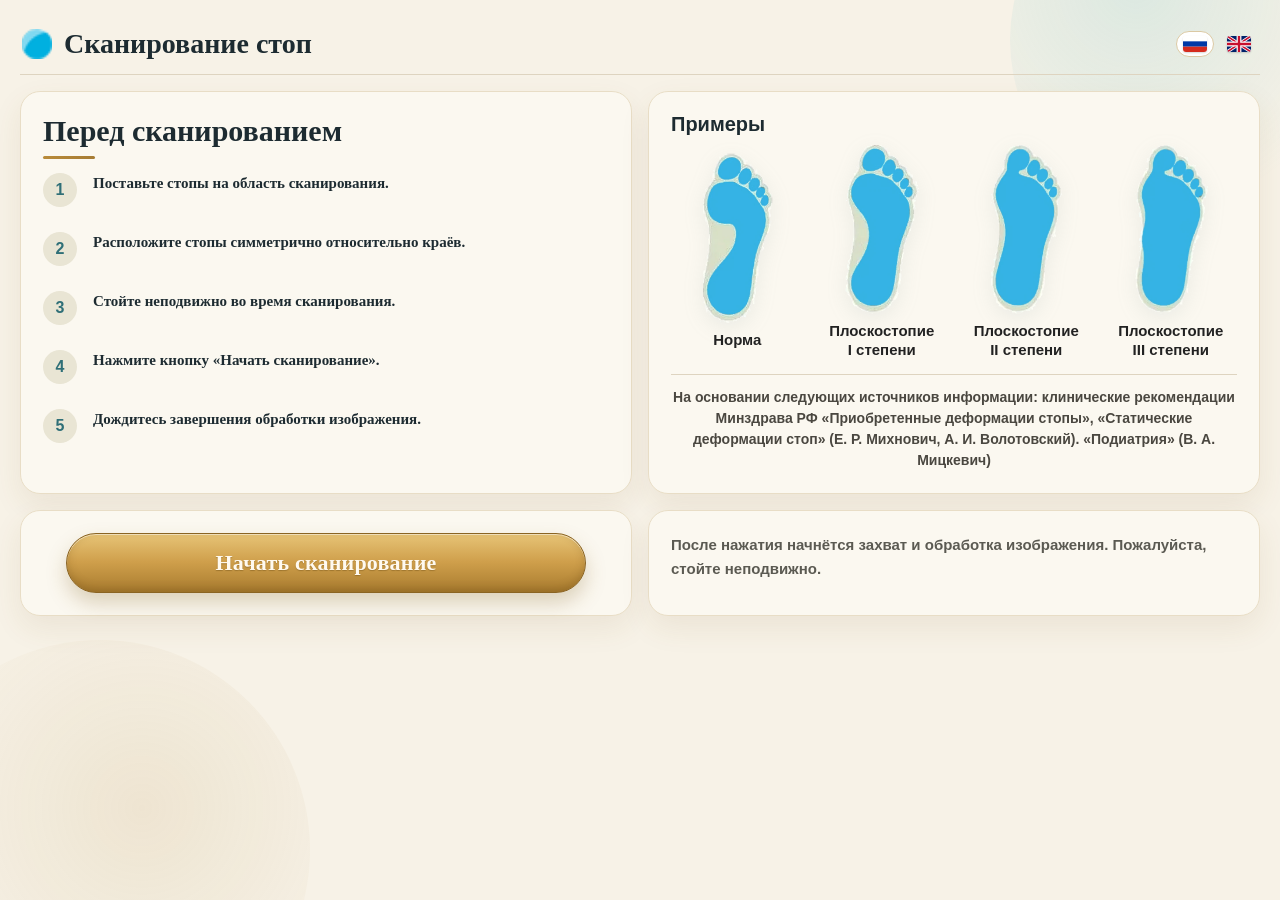
<file: home.html>
<!doctype html><html lang="ru"><head><meta charset="utf-8"/><meta name="viewport" content="width=device-width,initial-scale=1,viewport-fit=cover"/><title>Сканирование стоп</title>
<style>
:root{--bg:#f7f2e7;--card:#fbf8f0;--card-line:#e8ddc6;--ink:#1d2b31;--muted:#5b5a52;--gold:#a67c34;--gold-deep:#8a6423;--gold-ink:#fffaf0;--teal:#2f6f77;--rule:#ded4c0}
*{box-sizing:border-box}[hidden]{display:none!important}
html,body{margin:0;min-height:100%;background:var(--bg);color:var(--ink);font-family:Georgia,"PT Serif","Times New Roman",serif;-webkit-font-smoothing:antialiased;overflow-x:hidden}
body::before,body::after{content:"";position:fixed;border-radius:50%;pointer-events:none;z-index:0}
body::before{top:-140px;right:-90px;width:360px;height:360px;background:radial-gradient(circle at 35% 35%,rgba(96,190,198,.18),rgba(96,190,198,0) 70%)}
body::after{bottom:-160px;left:-110px;width:420px;height:420px;background:radial-gradient(circle at 60% 40%,rgba(186,150,80,.14),rgba(186,150,80,0) 70%)}
.page{position:relative;z-index:1;max-width:1200px;margin:0 auto;padding:clamp(12px,2.4vw,20px);padding-bottom:calc(clamp(20px,4vw,32px) + env(safe-area-inset-bottom))}
.card{background:var(--card);border:1px solid var(--card-line);border-radius:20px;box-shadow:0 12px 30px rgba(120,92,32,.09)}
.lang{display:inline-flex;gap:6px;align-items:center}.lang-btn{border:1px solid transparent;background:transparent;border-radius:999px;padding:4px 6px;cursor:pointer;line-height:0}.lang-btn.active{border-color:#dbc9a4;background:#fff}.flag{width:24px;height:auto;border-radius:3px;display:block;box-shadow:0 1px 2px rgba(0,0,0,.16)}
.gold-btn{width:100%;max-width:520px;padding:16px 22px;border-radius:999px;cursor:pointer;font-family:inherit;font-size:clamp(17px,2.4vw,22px);font-weight:700;letter-spacing:.2px;color:var(--gold-ink);border:1px solid var(--gold-deep);background:linear-gradient(180deg,#e7c477 0%,#cf9f4b 48%,#a97c2f 100%);box-shadow:0 10px 20px rgba(130,96,32,.26),inset 0 1px 0 rgba(255,255,255,.5),inset 0 -3px 8px rgba(90,60,10,.25);text-shadow:0 1px 1px rgba(90,60,10,.35)}
.gold-btn:hover{filter:brightness(1.04)}
.steps{list-style:none;margin:0;padding:0;counter-reset:hs}.steps li{display:flex;gap:12px;align-items:flex-start;font-size:clamp(15px,1.6vw,18px);line-height:1.4;margin-bottom:12px}.steps li::before{counter-increment:hs;content:counter(hs);flex:0 0 28px;height:28px;border-radius:50%;display:grid;place-items:center;background:#e9e5d4;color:var(--teal);font:700 14px/1 -apple-system,sans-serif}
.ff{display:grid;grid-template-columns:repeat(4,1fr);gap:8px;align-items:end}.ff figure{margin:0;text-align:center}.ff img{width:100%;max-height:140px;object-fit:contain;filter:drop-shadow(0 6px 10px rgba(120,150,150,.12))}.ff-cap{margin-top:8px;font:700 clamp(11px,1.4vw,14px)/1.25 -apple-system,sans-serif;color:#222}
.src{margin-top:14px;padding-top:12px;border-top:1px solid var(--rule);text-align:center;font:500 clamp(11px,1.4vw,13px)/1.55 -apple-system,sans-serif;color:#4a4740}
.progress{text-align:center;padding:12px 0}.bar{height:16px;border-radius:999px;background:#ece4d3;border:1px solid #e0d6c2;overflow:hidden;margin:12px auto;max-width:520px}.fill{height:100%;width:0;background:linear-gradient(90deg,#e7c477,#c99a45,#a97c2f);transition:width .35s}
.pct,.stage{font:600 14px/1.4 -apple-system,sans-serif;color:var(--muted)}.alert{margin:12px auto 0;max-width:520px;background:#f1e9d8;border:1px solid #e4d8bf;color:#7a5d2a;padding:10px 12px;border-radius:12px;font:500 13px/1.4 -apple-system,sans-serif}
.abort{margin-top:12px;border:1px solid #d7c7a5;background:#fff;color:var(--gold-deep);border-radius:999px;padding:8px 18px;cursor:pointer;font-family:inherit}
.spinner{display:inline-block;width:18px;height:18px;border:3px solid #e4d8bf;border-top-color:#b98b39;border-radius:50%;animation:sp 1s linear infinite;vertical-align:-3px;margin-right:6px}@keyframes sp{to{transform:rotate(360deg)}}
.seg{display:inline-flex;gap:2px;padding:3px;background:#f1e9d8;border:1px solid #e4d8bf;border-radius:999px}.seg button{border:0;background:transparent;color:#7a6644;font:700 13px/1 Georgia,serif;padding:7px 14px;border-radius:999px;cursor:pointer}.seg button.active{background:linear-gradient(180deg,#e2bf74,#b98b39);color:#fff}
.icon-home{width:38px;height:38px;border-radius:50%;display:grid;place-items:center;background:#fff;border:1px solid var(--card-line);color:var(--gold);text-decoration:none}
.modal{position:fixed;inset:0;background:rgba(32,25,13,.72);display:none;align-items:center;justify-content:center;padding:16px;z-index:50}.modal.open{display:flex}
.mbox{background:#fff;border-radius:16px;padding:12px;max-width:min(940px,95vw);max-height:92vh;overflow:auto;position:relative}
.mclose{position:absolute;right:10px;top:10px;width:34px;height:34px;border-radius:50%;border:1px solid var(--card-line);background:#fff;cursor:pointer;font-size:18px}
.mimg{display:block;max-width:100%;max-height:60vh;margin:0 auto;border-radius:10px}.mex{display:grid;grid-template-columns:repeat(4,1fr);gap:6px;margin-top:10px}.mex img{width:100%;object-fit:contain}
@media (max-width:560px){.ff{grid-template-columns:repeat(4,1fr);gap:4px}.ff img{max-height:90px}.ff-cap{font-size:10px}}

.page{max-width:1280px} .top{display:flex;align-items:center;gap:12px;padding:8px 2px 14px;border-bottom:1px solid var(--rule)} .logo{width:30px;height:30px;border-radius:8px} .brand{font-size:clamp(20px,2.6vw,28px);font-weight:700} .sp{flex:1}
.board{display:grid;grid-template-columns:1fr;gap:14px;margin-top:16px} .card{padding:clamp(14px,2vw,22px)}
h2{margin:0 0 6px;font-size:clamp(22px,3vw,30px)} .rule{width:52px;height:3px;border-radius:2px;background:linear-gradient(90deg,#b98b39,var(--gold));margin:8px 0 14px}
.side h3{margin:0 0 10px;font:700 18px/1 -apple-system,sans-serif}
@media(min-width:960px){.board{grid-template-columns:1fr 1fr;grid-template-areas:"intro examples" "steps cta"} .intro{grid-area:intro} .examples{grid-area:examples} .steps-card{grid-area:steps} .cta-card{grid-area:cta} .cta-card .gold-btn{max-width:none}}
</style><link rel="stylesheet" href="warm-premium-overrides.css" media="(min-width: 900px)"></head><body><div class="page">
<header class="top"><img class="logo" src="favicon.ico" alt=""/><div class="brand" id="brand">Сканирование стоп</div><div class="sp"></div>
      <div class="lang">
        <button aria-label="Русский" class="lang-btn active" data-lang="ru" title="Русский" type="button">
          <svg class="flag" viewBox="0 0 30 20"><rect fill="#fff" height="20" width="30"/><rect fill="#0039a6" height="6.67" width="30" y="6.67"/><rect fill="#d52b1e" height="6.67" width="30" y="13.33"/></svg>
        </button>
        <button aria-label="English" class="lang-btn" data-lang="en" title="English" type="button">
          <svg class="flag" viewBox="0 0 30 20"><rect fill="#012169" height="20" width="30"/><path d="M0 0l30 20M30 0L0 20" stroke="#fff" stroke-width="4"/><path d="M0 0l30 20M30 0L0 20" stroke="#c8102e" stroke-width="2"/><path d="M15 0v20M0 10h30" stroke="#fff" stroke-width="6"/><path d="M15 0v20M0 10h30" stroke="#c8102e" stroke-width="3"/></svg>
        </button>
      </div>
</header>
<div id="instruction">
<main class="board">
  <section class="card intro"><h2 id="info-title">Перед сканированием</h2><div class="rule"></div><ol class="steps" id="scan-rules">
        <li><span class="txt">Поставьте стопы на область сканирования.</span></li>
        <li><span class="txt">Расположите стопы симметрично относительно краёв.</span></li>
        <li><span class="txt">Стойте неподвижно во время сканирования.</span></li>
        <li><span class="txt">Нажмите кнопку «Начать сканирование».</span></li>
        <li><span class="txt">Дождитесь завершения обработки изображения.</span></li>
      </ol></section>
  <section class="card examples side"><h3>Примеры</h3><div class="ff">
        <figure><img src="ref_normal_foot.png" alt=""><figcaption class="ff-cap">Норма</figcaption></figure>
        <figure><img src="ref_step1_foot.png" alt=""><figcaption class="ff-cap">Плоскостопие<br>I степени</figcaption></figure>
        <figure><img src="ref_step2_foot.png" alt=""><figcaption class="ff-cap">Плоскостопие<br>II степени</figcaption></figure>
        <figure><img src="ref_step3_foot.png" alt=""><figcaption class="ff-cap">Плоскостопие<br>III степени</figcaption></figure>
      </div><div class="src" id="flatfoot-source"></div></section>
  <section class="card steps-card" style="display:flex;align-items:center;justify-content:center"><div style="text-align:center;width:100%"><button class="gold-btn" id="scan-btn">Начать сканирование</button></div></section>
  <section class="card cta-card"><div style="font:600 14px/1.6 -apple-system,sans-serif;color:var(--muted)">После нажатия начнётся захват и обработка изображения. Пожалуйста, стойте неподвижно.</div></section>
</main></div>
<div id="progress" class="progress" hidden>
      <div style="font-weight:700;font-size:20px"><span class="spinner"></span><span id="scanning-title">Сканирование выполняется</span></div>
      <div class="stage" id="scan-stage">Захват кадров</div>
      <div class="bar"><div class="fill" id="progress-fill"></div></div>
      <div class="pct" id="progress-percent">0%</div>
      <div class="alert" id="scan-alert">Захват завершён — можно сойти со сканера</div>
      <button class="abort" id="scan-abort" type="button">Прервать</button>
      <div id="scan-done" hidden style="color:#2f7a4a;font-weight:700;margin-top:8px;font-family:-apple-system,sans-serif">Сканирование завершено</div>
    </div>
</div>
<script>
  const UI = {
    ru: {title:"Сканирование стоп", infoTitle:"Перед сканированием",
      rules:["Поставьте стопы на область сканирования.","Расположите стопы симметрично относительно краёв.","Стойте неподвижно во время сканирования.","Нажмите кнопку «Начать сканирование».","Дождитесь завершения обработки изображения."],
      scan:"Начать сканирование", scanningTitle:"Сканирование выполняется", stage:"Захват кадров", done:"Сканирование завершено",
      caps:["Норма","Плоскостопие<br>I степени","Плоскостопие<br>II степени","Плоскостопие<br>III степени"],
      source:"На основании следующих источников информации: клинические рекомендации Минздрава РФ «Приобретенные деформации стопы», «Статические деформации стоп» (Е. Р. Михнович, А. И. Волотовский). «Подиатрия» (В. А. Мицкевич)",
      stageStitching:"Сшивание изображений", alert:"Захват завершён — можно сойти со сканера", abort:"Прервать"},
    en: {title:"Foot scan", infoTitle:"Before you scan",
      rules:["Place your feet on the scanning area.","Position your feet symmetrically relative to the edges.","Please stand still while scanning.","Press the “start scanning” button.","Wait for the image processing to finish."],
      scan:"Start scanning", scanningTitle:"Scanning in progress", stage:"Capturing frames", done:"Scan complete",
      caps:["Normal","Flatfoot<br>grade I","Flatfoot<br>grade II","Flatfoot<br>grade III"],
      source:"Based on the clinical guidelines of the Ministry of Health of the Russian Federation “Acquired foot deformities”, “Static foot deformities” (E. R. Mikhailovich, A. I. Volotovsky).",
      stageStitching:"Stitching images", alert:"Capture finished — you may step off the scanner", abort:"Abort"}
  };
  const params=new URLSearchParams(location.search); let lang=params.get("lang")==="en"?"en":"ru"; let busy=false;
  function applyLang(){
    const t=UI[lang]; document.documentElement.lang=lang; document.title=t.title;
    const set=(id,v)=>{const e=document.getElementById(id); if(e) e.textContent=v;};
    set("brand",t.title); const it=document.getElementById("info-title"); if(it) it.textContent=t.infoTitle;
    set("scan-btn",t.scan); set("scanning-title",t.scanningTitle); set("scan-stage",t.stage); set("scan-done",t.done);
    set("flatfoot-source",t.source); set("scan-alert",t.alert); set("scan-abort",t.abort);
    document.querySelectorAll("#scan-rules li .txt").forEach((li,i)=>{ if(t.rules[i]) li.textContent=t.rules[i]; });
    document.querySelectorAll(".ff-cap").forEach((el,i)=>{ if(t.caps[i]) el.innerHTML=t.caps[i]; });
    document.querySelectorAll(".lang-btn").forEach(b=>b.classList.toggle("active",b.dataset.lang===lang));
  }
  document.querySelectorAll(".lang-btn").forEach(b=>b.addEventListener("click",()=>{if(busy)return; lang=b.dataset.lang; applyLang();}));
  const abort=document.getElementById("scan-abort"); if(abort) abort.addEventListener("click",()=>location.reload());
  document.getElementById("scan-btn").addEventListener("click",()=>{
    if(busy) return; busy=true; const t=UI[lang];
    document.getElementById("instruction").hidden=true; document.getElementById("progress").hidden=false;
    const fill=document.getElementById("progress-fill"), percent=document.getElementById("progress-percent"), stage=document.getElementById("scan-stage");
    let value=0; requestAnimationFrame(()=>fill.style.width="100%");
    setTimeout(()=>stage.textContent=t.stageStitching,900);
    const timer=setInterval(()=>{ value=Math.min(99,value+Math.ceil((100-value)/5)); percent.textContent=value+"%"; },100);
    setTimeout(()=>{ clearInterval(timer); fill.style.width="100%"; percent.textContent="100%"; stage.textContent=t.done; document.getElementById("scan-done").hidden=false; },3000);
    setTimeout(()=>{ location.href="result.html?lang="+lang; },3400);
  });
  applyLang();
</script>
</body></html>
</file>
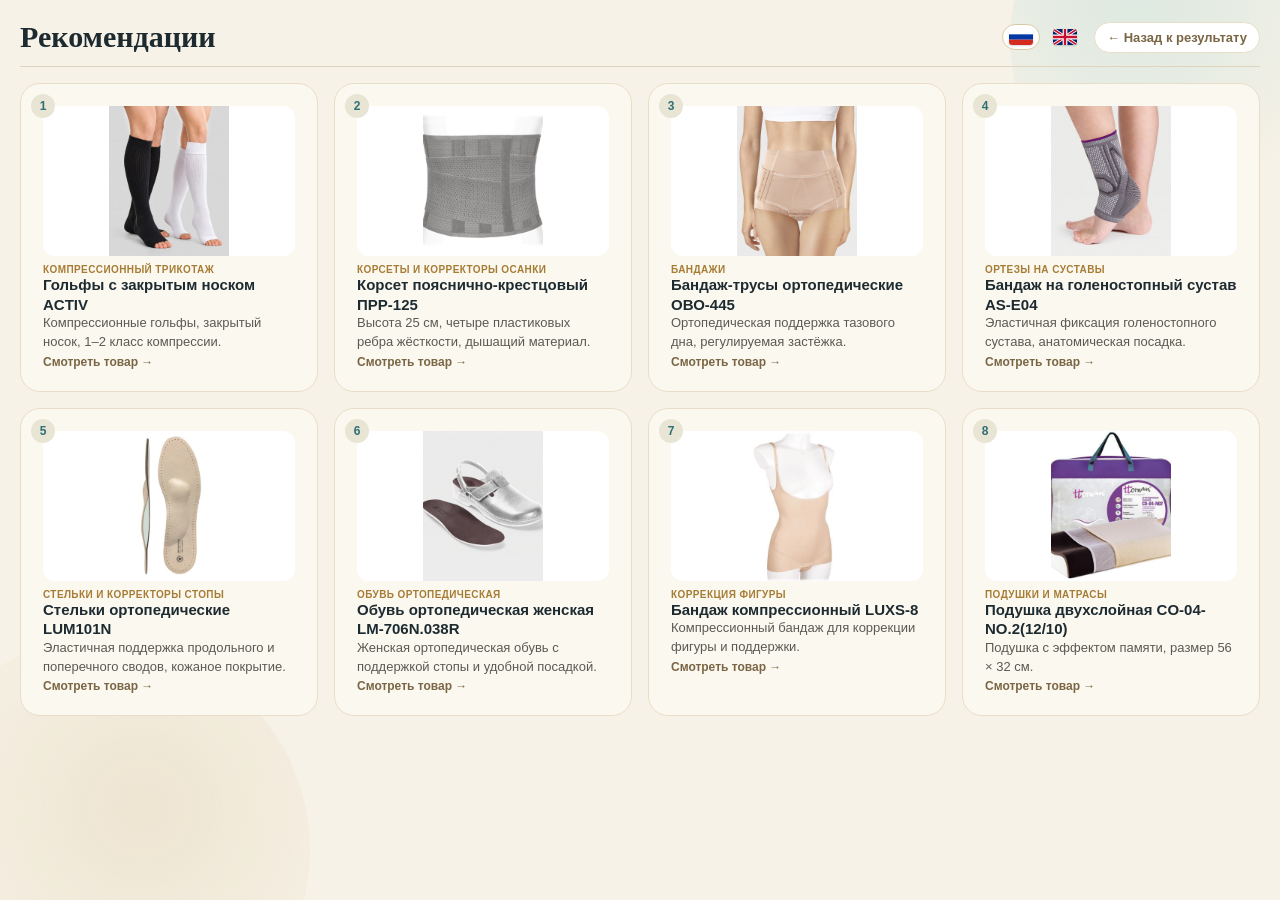
<file: recommendation.html>
<!doctype html><html lang="ru"><head><meta charset="utf-8"/><meta name="viewport" content="width=device-width,initial-scale=1,viewport-fit=cover"/><title>Рекомендации</title>
<style>
:root{--bg:#f7f2e7;--card:#fbf8f0;--card-line:#e8ddc6;--ink:#1d2b31;--muted:#5b5a52;--gold:#a67c34;--gold-deep:#8a6423;--gold-ink:#fffaf0;--teal:#2f6f77;--rule:#ded4c0}
*{box-sizing:border-box}[hidden]{display:none!important}
html,body{margin:0;min-height:100%;background:var(--bg);color:var(--ink);font-family:Georgia,"PT Serif","Times New Roman",serif;-webkit-font-smoothing:antialiased;overflow-x:hidden}
body::before,body::after{content:"";position:fixed;border-radius:50%;pointer-events:none;z-index:0}
body::before{top:-140px;right:-90px;width:360px;height:360px;background:radial-gradient(circle at 35% 35%,rgba(96,190,198,.18),rgba(96,190,198,0) 70%)}
body::after{bottom:-160px;left:-110px;width:420px;height:420px;background:radial-gradient(circle at 60% 40%,rgba(186,150,80,.14),rgba(186,150,80,0) 70%)}
.page{position:relative;z-index:1;max-width:1200px;margin:0 auto;padding:clamp(12px,2.4vw,20px);padding-bottom:calc(clamp(20px,4vw,32px) + env(safe-area-inset-bottom))}
.card{background:var(--card);border:1px solid var(--card-line);border-radius:20px;box-shadow:0 12px 30px rgba(120,92,32,.09)}
.lang{display:inline-flex;gap:6px;align-items:center}.lang-btn{border:1px solid transparent;background:transparent;border-radius:999px;padding:4px 6px;cursor:pointer;line-height:0}.lang-btn.active{border-color:#dbc9a4;background:#fff}.flag{width:24px;height:auto;border-radius:3px;display:block;box-shadow:0 1px 2px rgba(0,0,0,.16)}
.gold-btn{width:100%;max-width:520px;padding:16px 22px;border-radius:999px;cursor:pointer;font-family:inherit;font-size:clamp(17px,2.4vw,22px);font-weight:700;letter-spacing:.2px;color:var(--gold-ink);border:1px solid var(--gold-deep);background:linear-gradient(180deg,#e7c477 0%,#cf9f4b 48%,#a97c2f 100%);box-shadow:0 10px 20px rgba(130,96,32,.26),inset 0 1px 0 rgba(255,255,255,.5),inset 0 -3px 8px rgba(90,60,10,.25);text-shadow:0 1px 1px rgba(90,60,10,.35)}
.gold-btn:hover{filter:brightness(1.04)}
.steps{list-style:none;margin:0;padding:0;counter-reset:hs}.steps li{display:flex;gap:12px;align-items:flex-start;font-size:clamp(15px,1.6vw,18px);line-height:1.4;margin-bottom:12px}.steps li::before{counter-increment:hs;content:counter(hs);flex:0 0 28px;height:28px;border-radius:50%;display:grid;place-items:center;background:#e9e5d4;color:var(--teal);font:700 14px/1 -apple-system,sans-serif}
.ff{display:grid;grid-template-columns:repeat(4,1fr);gap:8px;align-items:end}.ff figure{margin:0;text-align:center}.ff img{width:100%;max-height:140px;object-fit:contain;filter:drop-shadow(0 6px 10px rgba(120,150,150,.12))}.ff-cap{margin-top:8px;font:700 clamp(11px,1.4vw,14px)/1.25 -apple-system,sans-serif;color:#222}
.src{margin-top:14px;padding-top:12px;border-top:1px solid var(--rule);text-align:center;font:500 clamp(11px,1.4vw,13px)/1.55 -apple-system,sans-serif;color:#4a4740}
.progress{text-align:center;padding:12px 0}.bar{height:16px;border-radius:999px;background:#ece4d3;border:1px solid #e0d6c2;overflow:hidden;margin:12px auto;max-width:520px}.fill{height:100%;width:0;background:linear-gradient(90deg,#e7c477,#c99a45,#a97c2f);transition:width .35s}
.pct,.stage{font:600 14px/1.4 -apple-system,sans-serif;color:var(--muted)}.alert{margin:12px auto 0;max-width:520px;background:#f1e9d8;border:1px solid #e4d8bf;color:#7a5d2a;padding:10px 12px;border-radius:12px;font:500 13px/1.4 -apple-system,sans-serif}
.abort{margin-top:12px;border:1px solid #d7c7a5;background:#fff;color:var(--gold-deep);border-radius:999px;padding:8px 18px;cursor:pointer;font-family:inherit}
.spinner{display:inline-block;width:18px;height:18px;border:3px solid #e4d8bf;border-top-color:#b98b39;border-radius:50%;animation:sp 1s linear infinite;vertical-align:-3px;margin-right:6px}@keyframes sp{to{transform:rotate(360deg)}}
.seg{display:inline-flex;gap:2px;padding:3px;background:#f1e9d8;border:1px solid #e4d8bf;border-radius:999px}.seg button{border:0;background:transparent;color:#7a6644;font:700 13px/1 Georgia,serif;padding:7px 14px;border-radius:999px;cursor:pointer}.seg button.active{background:linear-gradient(180deg,#e2bf74,#b98b39);color:#fff}
.icon-home{width:38px;height:38px;border-radius:50%;display:grid;place-items:center;background:#fff;border:1px solid var(--card-line);color:var(--gold);text-decoration:none}
.modal{position:fixed;inset:0;background:rgba(32,25,13,.72);display:none;align-items:center;justify-content:center;padding:16px;z-index:50}.modal.open{display:flex}
.mbox{background:#fff;border-radius:16px;padding:12px;max-width:min(940px,95vw);max-height:92vh;overflow:auto;position:relative}
.mclose{position:absolute;right:10px;top:10px;width:34px;height:34px;border-radius:50%;border:1px solid var(--card-line);background:#fff;cursor:pointer;font-size:18px}
.mimg{display:block;max-width:100%;max-height:60vh;margin:0 auto;border-radius:10px}.mex{display:grid;grid-template-columns:repeat(4,1fr);gap:6px;margin-top:10px}.mex img{width:100%;object-fit:contain}
@media (max-width:560px){.ff{grid-template-columns:repeat(4,1fr);gap:4px}.ff img{max-height:90px}.ff-cap{font-size:10px}}

.page{max-width:1320px} .top{display:flex;align-items:center;gap:10px;flex-wrap:wrap;border-bottom:1px solid var(--rule);padding-bottom:12px} h1{margin:0;font-size:clamp(22px,3vw,30px);flex:1} .actions{display:flex;gap:10px;align-items:center;margin-left:auto}
.back{text-decoration:none;color:#7a6644;background:#fff;border:1px solid var(--card-line);padding:8px 12px;border-radius:999px;font:700 13px/1 -apple-system,sans-serif}
.grid{margin-top:16px;display:grid;grid-template-columns:1fr;gap:12px}
.rec-row{background:var(--card);border:1px solid var(--card-line);border-radius:18px;padding:12px;display:flex;flex-direction:column;gap:8px;position:relative}
.rec-num{position:absolute;top:10px;left:10px;width:24px;height:24px;border-radius:50%;background:#e9e5d4;color:var(--teal);display:grid;place-items:center;font:800 12px/1 -apple-system,sans-serif}
.rec-thumb{height:150px;display:flex;align-items:center;justify-content:center;background:#fff;border-radius:12px} .rec-thumb img{max-width:100%;max-height:100%;object-fit:contain}
.rec-body{font-family:-apple-system,sans-serif} .rec-line{font-size:10px;font-weight:800;letter-spacing:.04em;text-transform:uppercase;color:var(--gold)} .rec-name{font-size:14px;font-weight:700;line-height:1.3} .rec-desc{font-size:12px;color:var(--muted);line-height:1.45} .rec-link{margin-top:auto;font-size:12px;font-weight:700;color:#7a6644;text-decoration:none}
@media(min-width:700px){.grid{grid-template-columns:repeat(2,1fr)}} @media(min-width:1100px){.grid{grid-template-columns:repeat(4,1fr)}}
@media(max-width:560px){.actions{width:100%;justify-content:space-between}}
</style><link rel="stylesheet" href="warm-premium-overrides.css" media="(min-width: 900px)">
</head><body><div class="page"><header class="top"><h1 id="title">Рекомендации</h1><div class="actions">
      <div class="lang">
        <button aria-label="Русский" class="lang-btn active" data-lang="ru" title="Русский" type="button">
          <svg class="flag" viewBox="0 0 30 20"><rect fill="#fff" height="20" width="30"/><rect fill="#0039a6" height="6.67" width="30" y="6.67"/><rect fill="#d52b1e" height="6.67" width="30" y="13.33"/></svg>
        </button>
        <button aria-label="English" class="lang-btn" data-lang="en" title="English" type="button">
          <svg class="flag" viewBox="0 0 30 20"><rect fill="#012169" height="20" width="30"/><path d="M0 0l30 20M30 0L0 20" stroke="#fff" stroke-width="4"/><path d="M0 0l30 20M30 0L0 20" stroke="#c8102e" stroke-width="2"/><path d="M15 0v20M0 10h30" stroke="#fff" stroke-width="6"/><path d="M15 0v20M0 10h30" stroke="#c8102e" stroke-width="3"/></svg>
        </button>
      </div>
<a id="back-link" class="back" href="result.html">← <span id="back-label">Назад к результату</span></a></div></header>
<main class="grid">      <article class="rec-row"><span class="rec-num">1</span><div class="rec-thumb"><img src="lines/8388389.jpg" alt=""/></div><div class="rec-body"><div class="rec-line" data-ru="Компрессионный трикотаж" data-en="Compression hosiery">Компрессионный трикотаж</div><div class="rec-name" data-ru="Гольфы с закрытым носком ACTIV" data-en="ACTIV closed-toe compression knee-highs">Гольфы с закрытым носком ACTIV</div><div class="rec-desc" data-ru="Компрессионные гольфы, закрытый носок, 1–2 класс компрессии." data-en="Closed-toe compression knee-highs, compression class 1–2.">Компрессионные гольфы, закрытый носок, 1–2 класс компрессии.</div><a class="rec-link" data-view href="https://ecoten.ru/goods/8388389" target="_blank" rel="noreferrer">Смотреть товар →</a></div></article>
      <article class="rec-row"><span class="rec-num">2</span><div class="rec-thumb"><img src="lines/1075.jpg" alt=""/></div><div class="rec-body"><div class="rec-line" data-ru="Корсеты и корректоры осанки" data-en="Corsets and posture correctors">Корсеты и корректоры осанки</div><div class="rec-name" data-ru="Корсет пояснично-крестцовый ПРР-125" data-en="PRR-125 lumbosacral semi-rigid corset">Корсет пояснично-крестцовый ПРР-125</div><div class="rec-desc" data-ru="Высота 25 см, четыре пластиковых ребра жёсткости, дышащий материал." data-en="Height 25 cm, four plastic stays, breathable fabric.">Высота 25 см, четыре пластиковых ребра жёсткости, дышащий материал.</div><a class="rec-link" data-view href="https://ecoten.ru/goods/1075" target="_blank" rel="noreferrer">Смотреть товар →</a></div></article>
      <article class="rec-row"><span class="rec-num">3</span><div class="rec-thumb"><img src="lines/835.jpg" alt=""/></div><div class="rec-body"><div class="rec-line" data-ru="Бандажи" data-en="Bandages">Бандажи</div><div class="rec-name" data-ru="Бандаж-трусы ортопедические ОВО-445" data-en="OVO-445 orthopedic pelvic support briefs">Бандаж-трусы ортопедические ОВО-445</div><div class="rec-desc" data-ru="Ортопедическая поддержка тазового дна, регулируемая застёжка." data-en="Orthopedic pelvic-floor support with adjustable closure.">Ортопедическая поддержка тазового дна, регулируемая застёжка.</div><a class="rec-link" data-view href="https://ecoten.ru/goods/835" target="_blank" rel="noreferrer">Смотреть товар →</a></div></article>
      <article class="rec-row"><span class="rec-num">4</span><div class="rec-thumb"><img src="lines/1035.jpg" alt=""/></div><div class="rec-body"><div class="rec-line" data-ru="Ортезы на суставы" data-en="Joint orthoses">Ортезы на суставы</div><div class="rec-name" data-ru="Бандаж на голеностопный сустав AS-E04" data-en="AS-E04 elastic ankle brace">Бандаж на голеностопный сустав AS-E04</div><div class="rec-desc" data-ru="Эластичная фиксация голеностопного сустава, анатомическая посадка." data-en="Elastic ankle support with anatomical fit.">Эластичная фиксация голеностопного сустава, анатомическая посадка.</div><a class="rec-link" data-view href="https://ecoten.ru/goods/1035" target="_blank" rel="noreferrer">Смотреть товар →</a></div></article>
      <article class="rec-row"><span class="rec-num">5</span><div class="rec-thumb"><img src="lines/912.jpg" alt=""/></div><div class="rec-body"><div class="rec-line" data-ru="Стельки и корректоры стопы" data-en="Insoles and foot correctors">Стельки и корректоры стопы</div><div class="rec-name" data-ru="Стельки ортопедические LUM101N" data-en="LUM101N orthopedic insoles">Стельки ортопедические LUM101N</div><div class="rec-desc" data-ru="Эластичная поддержка продольного и поперечного сводов, кожаное покрытие." data-en="Elastic medial and transverse arch support, leather cover.">Эластичная поддержка продольного и поперечного сводов, кожаное покрытие.</div><a class="rec-link" data-view href="https://ecoten.ru/goods/912" target="_blank" rel="noreferrer">Смотреть товар →</a></div></article>
      <article class="rec-row"><span class="rec-num">6</span><div class="rec-thumb"><img src="lines/1347.jpg" alt=""/></div><div class="rec-body"><div class="rec-line" data-ru="Обувь ортопедическая" data-en="Orthopedic footwear">Обувь ортопедическая</div><div class="rec-name" data-ru="Обувь ортопедическая женская LM-706N.038R" data-en="LM-706N.038R women's orthopedic shoes">Обувь ортопедическая женская LM-706N.038R</div><div class="rec-desc" data-ru="Женская ортопедическая обувь с поддержкой стопы и удобной посадкой." data-en="Women's orthopedic shoe with arch support and comfortable fit.">Женская ортопедическая обувь с поддержкой стопы и удобной посадкой.</div><a class="rec-link" data-view href="https://ecoten.ru/goods/1347" target="_blank" rel="noreferrer">Смотреть товар →</a></div></article>
      <article class="rec-row"><span class="rec-num">7</span><div class="rec-thumb"><img src="lines/1195.jpg" alt=""/></div><div class="rec-body"><div class="rec-line" data-ru="Коррекция фигуры" data-en="Shapewear">Коррекция фигуры</div><div class="rec-name" data-ru="Бандаж компрессионный LUXS-8" data-en="LUXS-8 compression bandage">Бандаж компрессионный LUXS-8</div><div class="rec-desc" data-ru="Компрессионный бандаж для коррекции фигуры и поддержки." data-en="Compression bandage for shaping and support.">Компрессионный бандаж для коррекции фигуры и поддержки.</div><a class="rec-link" data-view href="https://ecoten.ru/goods/1195" target="_blank" rel="noreferrer">Смотреть товар →</a></div></article>
      <article class="rec-row"><span class="rec-num">8</span><div class="rec-thumb"><img src="lines/882.jpg" alt=""/></div><div class="rec-body"><div class="rec-line" data-ru="Подушки и матрасы" data-en="Pillows and mattresses">Подушки и матрасы</div><div class="rec-name" data-ru="Подушка двухслойная CO-04-NO.2(12/10)" data-en="CO-04 two-layer memory-foam pillow">Подушка двухслойная CO-04-NO.2(12/10)</div><div class="rec-desc" data-ru="Подушка с эффектом памяти, размер 56 × 32 см." data-en="Memory-foam pillow, 56 × 32 cm.">Подушка с эффектом памяти, размер 56 × 32 см.</div><a class="rec-link" data-view href="https://ecoten.ru/goods/882" target="_blank" rel="noreferrer">Смотреть товар →</a></div></article></main></div>
<script>
  const UI = { ru:{title:"Рекомендации", back:"Назад к результату", view:"Смотреть товар"}, en:{title:"Recommendations", back:"Back to result", view:"View product"} };
  const params=new URLSearchParams(location.search); let lang=params.get("lang")==="en"?"en":"ru";
  function applyLang(){
    const t=UI[lang]; document.documentElement.lang=lang; document.title=t.title;
    document.getElementById("title").textContent=t.title; document.getElementById("back-label").textContent=t.back;
    document.getElementById("back-link").href="result.html?lang="+lang;
    document.querySelectorAll("[data-ru]").forEach(el=>el.textContent=el.dataset[lang]);
    document.querySelectorAll("[data-view]").forEach(el=>el.textContent=t.view+" →");
    document.querySelectorAll(".lang-btn").forEach(b=>b.classList.toggle("active",b.dataset.lang===lang));
  }
  document.querySelectorAll(".lang-btn").forEach(b=>b.addEventListener("click",()=>{lang=b.dataset.lang; applyLang();}));
  applyLang();
</script>
</body></html>
</file>
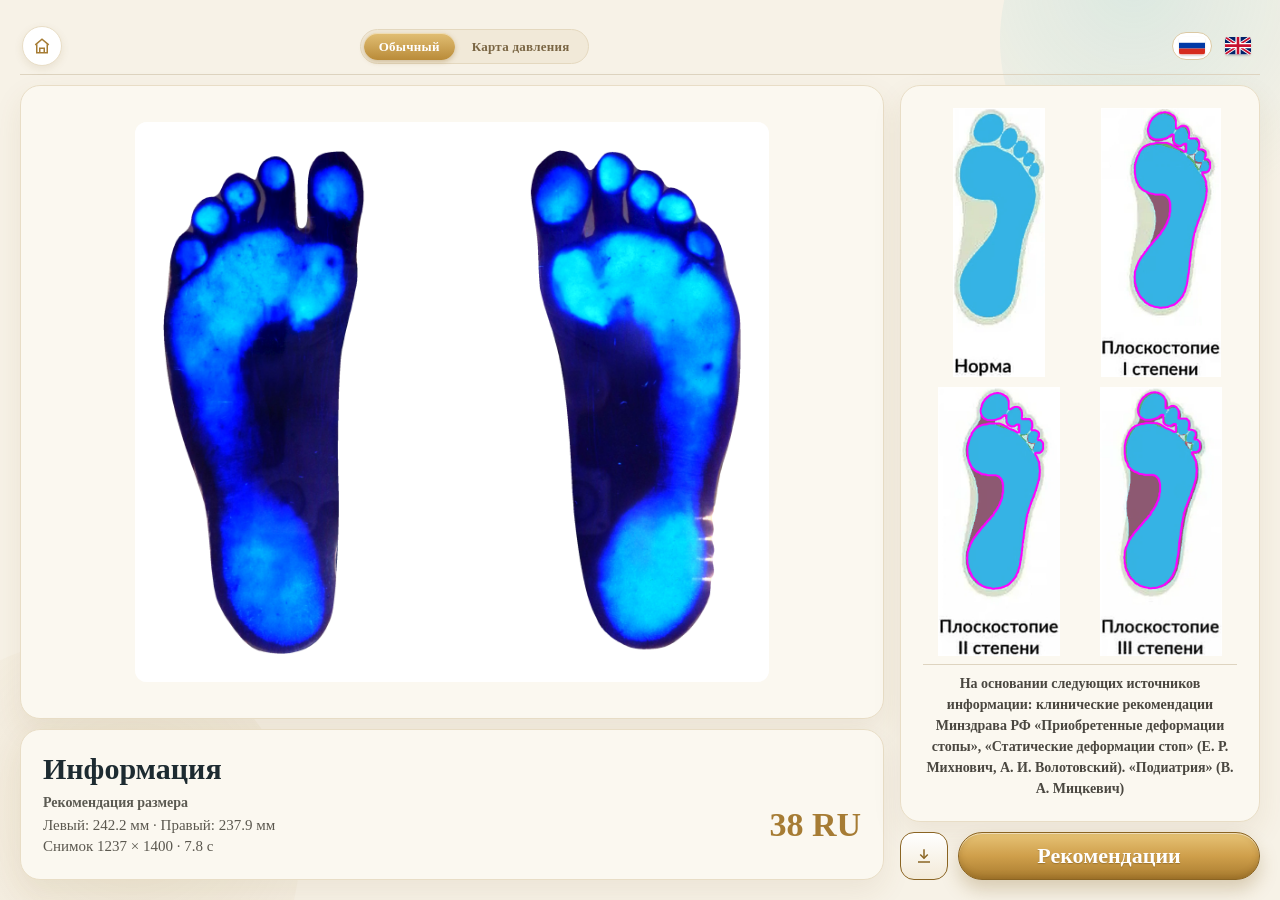
<file: result.html>
<!DOCTYPE html>
<html lang="ru">
<head>
<meta charset="utf-8"/>
<meta content="width=device-width, initial-scale=1, viewport-fit=cover" name="viewport"/>
<title>Результат сканирования</title>
<style>
  :root{
    --bg:#f7f2e7; --card:#fbf8f0; --card-line:#e8ddc6; --ink:#1d2b31; --muted:#5b5a52;
    --gold:#a67c34; --gold-deep:#8a6423; --rule:#ded4c0;
  }
  *{box-sizing:border-box}
  [hidden]{display:none!important}
  html{background:var(--bg)}
  html,body{height:auto;min-height:100%;overflow-y:auto}
  body{margin:0;background:var(--bg);color:var(--ink);
    font-family:Georgia,"PT Serif","Times New Roman",serif;-webkit-font-smoothing:antialiased}
  body::before,body::after{content:"";position:fixed;border-radius:50%;pointer-events:none;z-index:0}
  body::before{top:-150px;right:-100px;width:380px;height:380px;
    background:radial-gradient(circle at 35% 35%,rgba(96,190,198,.18),rgba(96,190,198,0) 70%)}
  body::after{bottom:-160px;left:-120px;width:420px;height:420px;
    background:radial-gradient(circle at 60% 40%,rgba(186,150,80,.14),rgba(186,150,80,0) 70%)}

  .rp-page{position:relative;z-index:1;max-width:1120px;margin:0 auto;padding:16px 20px 34px}

  /* top bar */
  .rp-top{display:flex;align-items:center;gap:12px;padding:6px 2px 14px;border-bottom:1px solid var(--rule)}
  .rp-home{width:40px;height:40px;border-radius:50%;display:grid;place-items:center;flex:0 0 auto;
    background:#fff;border:1px solid var(--card-line);color:var(--gold);text-decoration:none;
    box-shadow:0 3px 8px rgba(120,92,32,.10)}
  .rp-home svg{width:18px;height:18px}
  .rp-home:hover{background:#f3ead8}
  .seg{margin:0 auto;display:inline-flex;align-items:center;gap:2px;padding:3px;
    background:#f1e9d8;border:1px solid #e4d8bf;border-radius:999px}
  .seg button{border:0;background:transparent;color:#7a6644;font-family:inherit;font-size:13px;
    font-weight:700;letter-spacing:.02em;padding:7px 15px;border-radius:999px;cursor:pointer;line-height:1}
  .seg button.active{background:linear-gradient(180deg,#e2bf74,#b98b39);color:#fff;
    box-shadow:0 2px 5px rgba(150,110,40,.35),inset 0 1px 0 rgba(255,255,255,.45)}
  .rp-lang{display:inline-flex;gap:6px;align-items:center;margin-left:auto}
  .lang-btn{border:1px solid transparent;background:transparent;border-radius:999px;padding:4px 6px;cursor:pointer;line-height:0}
  .lang-btn.active{border-color:#dbc9a4;background:#fff}
  .flag{width:26px;height:17px;border-radius:3px;display:block;box-shadow:0 1px 2px rgba(0,0,0,.16)}

  /* main */
  .rp-main{display:grid;grid-template-columns:minmax(0,1fr) 360px;gap:24px;margin-top:16px;align-items:start}
  .rp-card{background:var(--card);border:1px solid var(--card-line);border-radius:18px;
    box-shadow:0 12px 30px rgba(120,92,32,.09)}

  .rp-preview{padding:12px}
  .rp-preview img{display:block;width:100%;height:auto;border-radius:12px;background:#fff;cursor:zoom-in}
  .rp-preview:hover img{opacity:.97}

  .rp-info{padding:16px 18px;margin-top:18px}
  .rp-info-title{font-size:20px;font-weight:700;margin:0 0 10px}
  .rp-info-grid{display:flex;align-items:center;justify-content:space-between;gap:16px}
  .rp-info-det{min-width:0}
  .rp-sub{font-size:15px;color:var(--muted);margin-bottom:4px}
  .rp-line{font-size:14px;color:#5b584f;line-height:1.5}
  .rp-size{font-size:34px;font-weight:700;color:var(--gold);white-space:nowrap}

  .rp-flat{background:var(--card);border:1px solid var(--card-line);border-radius:18px;padding:16px;
    box-shadow:0 12px 30px rgba(120,92,32,.09)}
  .flatfoot{display:block}
  .rp-flat-row{display:grid;grid-template-columns:repeat(2,minmax(0,1fr));align-items:end;justify-items:center;gap:10px}
  .rp-flat-row img{width:100%;height:auto;max-height:200px;object-fit:contain}
  .flatfoot-source{margin-top:14px;padding-top:12px;border-top:1px solid var(--rule);
    text-align:center;font-size:14px;line-height:1.55;color:#4a4740}

  .rp-actions{display:flex;gap:10px;margin-top:18px}
  .rp-dl{width:54px;height:54px;flex:0 0 auto;border-radius:14px;border:1px solid var(--gold-deep);
    background:linear-gradient(180deg,#fff,#f3ead8);color:var(--gold-deep);display:grid;place-items:center;cursor:pointer}
  .rp-dl:hover{background:#f8f1e2}
  .rp-rec{flex:1;height:54px;border-radius:999px;text-decoration:none;
    display:flex;align-items:center;justify-content:center;font-size:17px;font-weight:700;color:#fff;
    border:1px solid var(--gold-deep);
    background:linear-gradient(180deg,#e7c477 0%,#cf9f4b 50%,#a97c2f 100%);
    box-shadow:0 10px 18px rgba(130,96,32,.26),inset 0 1px 0 rgba(255,255,255,.5),inset 0 -2px 6px rgba(90,60,10,.25);
    text-shadow:0 1px 1px rgba(90,60,10,.35)}
  .rp-rec:hover{filter:brightness(1.04)}

  /* modal */
  .rp-modal{position:fixed;inset:0;z-index:60;display:none;align-items:center;justify-content:center;
    padding:20px;background:rgba(32,25,13,.72)}
  .rp-modal.open{display:flex}
  .rp-modal-box{position:relative;max-width:min(980px,94vw);max-height:92vh;overflow:hidden;display:flex;flex-direction:column;gap:10px;
    background:#fff;border-radius:16px;padding:12px 12px 10px;box-shadow:0 20px 60px rgba(0,0,0,.4)}
  .rp-modal-close{position:absolute;right:10px;top:10px;width:34px;height:34px;border-radius:50%;z-index:2;
    border:1px solid var(--card-line);background:#fff;color:#6b5c3e;font-size:18px;cursor:pointer;line-height:1}
  .rp-modal-img{display:block;flex:1 1 auto;min-height:0;width:auto;max-width:100%;max-height:calc(92vh - 210px);margin:0 auto;border-radius:10px;object-fit:contain}
  .rp-modal-examples{flex:0 0 auto;display:grid;grid-template-columns:repeat(4,1fr);gap:10px;align-items:end}
  .rp-modal-examples img{width:100%;height:auto;max-height:min(19vh,150px);object-fit:contain}
  @media (max-height:700px){
    .rp-modal-box{padding:10px;gap:8px}
    .rp-modal-img{max-height:calc(92vh - 150px)}
    .rp-modal-examples img{max-height:min(14vh,100px)}
  }

  @media (max-width:860px){
    .rp-page{padding:12px 14px 26px}
    .rp-main{grid-template-columns:1fr}
    .rp-size{font-size:28px}
  }
  /* ---- fluid, device-adaptive sizing (mobile / tablet / desktop) ---- */
  html,body{overflow-x:hidden}
  .rp-page{max-width:min(1120px,100%);padding:clamp(12px,2.4vw,16px) clamp(12px,3vw,20px) calc(clamp(24px,4vw,34px) + env(safe-area-inset-bottom))}
  .rp-top{gap:clamp(8px,2vw,12px);padding-bottom:clamp(10px,2vw,14px)}
  .rp-home{width:clamp(34px,8vw,40px);height:clamp(34px,8vw,40px)}
  .seg button{font-size:clamp(11px,2.4vw,13px);padding:clamp(6px,1.4vw,7px) clamp(9px,2.4vw,15px)}
  .flag{width:clamp(22px,5vw,26px);height:auto}
  .rp-main{gap:clamp(18px,3.5vw,28px);margin-top:clamp(14px,2.8vw,20px)}
  .rp-info{padding:clamp(12px,3vw,16px) clamp(14px,3vw,18px);margin-top:clamp(16px,3vw,22px)}
  .rp-info-title{font-size:clamp(17px,3.4vw,20px)}
  .rp-sub{font-size:clamp(13px,2.8vw,15px)}
  .rp-line{font-size:clamp(12px,2.6vw,14px);overflow-wrap:anywhere}
  .rp-size{font-size:clamp(26px,6vw,34px)}
  .rp-flat{padding:clamp(12px,3vw,18px)}
  .rp-flat-row{gap:clamp(8px,2vw,12px)}
  .rp-flat-row img{max-height:clamp(120px,24vw,210px)}
  .flatfoot-source{font-size:clamp(13px,2.8vw,15px);line-height:1.55;margin-top:clamp(12px,2.4vw,16px);padding-top:clamp(10px,2vw,14px);overflow-wrap:anywhere}
  .rp-actions{margin-top:clamp(16px,3vw,22px)}
  .rp-dl{width:clamp(46px,10vw,54px);height:clamp(46px,10vw,54px)}
  .rp-rec{height:clamp(46px,10vw,54px);font-size:clamp(15px,3.2vw,17px)}
  @media (max-width:900px){ .rp-main{grid-template-columns:1fr} }
  @media (max-width:560px){
    .rp-top{flex-wrap:wrap}
    .seg{order:3;width:100%;justify-content:center;margin:6px 0 0}
    .rp-lang{margin-left:auto}
    .rp-info-grid{flex-wrap:wrap;row-gap:6px}
    .rp-flat-row{grid-template-columns:repeat(2,minmax(0,1fr))}
  }

  /* desktop/tablet landscape: fit viewport without unnecessary page scroll */
  @media (min-width:901px) and (min-height:620px){
    html,body{height:100%;overflow:hidden}
    .rp-page{height:100dvh;max-height:100dvh;overflow:hidden;display:flex;flex-direction:column;padding:10px 16px 10px}
    .rp-top{flex:0 0 auto;padding-bottom:8px}
    .rp-main{flex:1 1 auto;min-height:0;align-items:stretch;gap:16px;margin-top:10px}
    .rp-main > section,.rp-main > aside{min-height:0;display:flex;flex-direction:column}
    .rp-preview{flex:1 1 auto;min-height:0;display:flex;align-items:center;justify-content:center;padding:8px}
    .rp-preview img{width:auto;height:auto;max-width:100%;max-height:100%;object-fit:contain}
    .rp-info{flex:0 0 auto;margin-top:10px;padding:10px 14px}
    .rp-info-title{margin:0 0 6px;font-size:18px}
    .rp-sub{font-size:14px;margin-bottom:2px}
    .rp-line{font-size:13px;line-height:1.4}
    .rp-size{font-size:30px}
    .rp-flat{flex:1 1 auto;min-height:0;display:flex;flex-direction:column;padding:12px}
    .flatfoot{flex:1 1 auto;min-height:0;display:flex;flex-direction:column}
    .rp-flat-row{flex:1 1 auto;min-height:0;display:grid;grid-template-columns:repeat(2,minmax(0,1fr));grid-template-rows:repeat(2,minmax(0,1fr));gap:8px;align-content:stretch}
    .rp-flat-row img{width:100%;height:100%;min-height:0;max-height:none;object-fit:contain}
    .flatfoot-source{flex:0 0 auto;margin-top:8px;padding-top:8px;font-size:12.5px;line-height:1.4}
    .rp-actions{flex:0 0 auto;margin-top:10px}
    .rp-dl,.rp-rec{height:48px}
    .rp-dl{width:48px}
  }
</style>
<link rel="stylesheet" href="warm-premium-overrides.css" media="(min-width: 900px)">
<style>
  /* flatfoot examples: slightly larger so the 2x2 grid has less empty space */
  @media (min-width:900px){
    .rp-flat-row img{max-height:200px !important}
  }
  @media (min-width:901px) and (min-height:620px){
    .rp-flat-row img{max-height:100% !important}
  }
</style>
</head>
<body>
<div class="rp-page">
  <header class="rp-top">
    <a aria-label="На главную" class="rp-home" href="home.html" id="home-link" title="На главную">
      <svg fill="none" stroke="currentColor" stroke-width="2" viewBox="0 0 24 24"><path d="M3 10.5 12 3l9 7.5"></path><path d="M5 9.5V21h14V9.5"></path><path d="M9 21v-6h6v6"></path></svg>
    </a>
    <div class="seg" role="tablist">
      <button class="active" data-mode="normal" id="mode-normal" type="button">Обычный</button>
      <button data-mode="turbo" id="mode-turbo" type="button">Карта давления</button>
    </div>
    <div class="rp-lang">
      <button aria-label="Русский" class="lang-btn active" data-lang="ru" title="Русский" type="button">
        <svg class="flag" viewBox="0 0 30 20"><rect fill="#fff" height="20" width="30"></rect><rect fill="#0039a6" height="6.67" width="30" y="6.67"></rect><rect fill="#d52b1e" height="6.67" width="30" y="13.33"></rect></svg>
      </button>
      <button aria-label="Английский" class="lang-btn" data-lang="en" title="Английский" type="button">
        <svg class="flag" viewBox="0 0 30 20"><rect fill="#012169" height="20" width="30"></rect><path d="M0 0l30 20M30 0L0 20" stroke="#fff" stroke-width="4"></path><path d="M0 0l30 20M30 0L0 20" stroke="#c8102e" stroke-width="2"></path><path d="M15 0v20M0 10h30" stroke="#fff" stroke-width="6"></path><path d="M15 0v20M0 10h30" stroke="#c8102e" stroke-width="3"></path></svg>
      </button>
    </div>
  </header>

  <main class="rp-main">
    <section>
      <div class="rp-card rp-preview">
        <img alt="Результат сканирования" id="result-image" src="result_g3_normal.png" />
      </div>
      <div class="rp-card rp-info">
        <div class="rp-info-title" id="info-title">Информация</div>
        <div class="rp-info-grid">
          <div class="rp-info-det">
            <div class="rp-sub" id="info-sub">Рекомендация размера</div>
            <div class="rp-line" id="feet-line">Левый: 242.2 мм · Правый: 237.9 мм</div>
            <div class="rp-line" id="snapshot-line">Снимок 1237 × 1400 · 7.8 с</div>
          </div>
          <div class="rp-size">38 RU</div>
        </div>
      </div>
    </section>

    <aside>
      <div class="rp-flat">
        <div class="flatfoot">
          <div class="rp-flat-row">
            <img src="ref_normal_trim.png" alt="Норма"/>
            <img src="ref_step1_diff.png" alt="Плоскостопие I степени"/>
            <img src="ref_step2_diff.png" alt="Плоскостопие II степени"/>
            <img src="ref_step3_diff.png" alt="Плоскостопие III степени"/>
          </div>
          <div class="flatfoot-source" id="flatfoot-source">На основании следующих источников информации: клинические рекомендации Минздрава РФ «Приобретенные деформации стопы», «Статические деформации стоп» (Е. Р. Михнович, А. И. Волотовский). «Подиатрия» (В. А. Мицкевич)</div>
        </div>
      </div>
      <div class="rp-actions">
        <button aria-label="Сохранить изображение" class="rp-dl" id="save-btn" title="Сохранить изображение" type="button">
          <svg fill="none" height="18" stroke="currentColor" stroke-width="2" viewBox="0 0 24 24" width="18"><path d="M12 3v12"></path><path d="M7 10l5 5 5-5"></path><path d="M4 20h16"></path></svg>
        </button>
        <a class="rp-rec" href="recommendation.html" id="rec-link"><span id="rec-label">Рекомендации</span></a>
      </div>
    </aside>
  </main>
</div>

<div class="rp-modal" id="image-modal" role="dialog" aria-modal="true">
  <div class="rp-modal-box">
    <button type="button" class="rp-modal-close" id="image-modal-close" aria-label="Закрыть">×</button>
    <img class="rp-modal-img" id="image-modal-img" alt="Результат сканирования"/>
    <div class="rp-modal-examples">
      <img src="ref_normal_trim.png" alt="Норма"/>
      <img src="ref_step1_diff.png" alt="Плоскостопие I степени"/>
      <img src="ref_step2_diff.png" alt="Плоскостопие II степени"/>
      <img src="ref_step3_diff.png" alt="Плоскостопие III степени"/>
    </div>
  </div>
</div>

<script>
  const UI = {
    ru: {
      title: "Сканирование завершено",
      home: "На главную",
      view: "Вид результата",
      normal: "Обычный",
      turbo: "Карта давления",
      save: "Сохранить изображение встроенными механизмами операционной системы.",
      rec: "Рекомендации",
      info: "Информация",
      infoSub: "Рекомендация размера",
      shoe: "Размер обуви",
      feet: "Левый: 242.2 мм · Правый: 237.9 мм",
      snapshot: "Снимок 1237 × 1400 · 7.8 с",
      alt: "Результат сканирования",
      flatfootAlt: "Справка по плоскостопию",
      source: "На основании следующих источников информации: клинические рекомендации Минздрава РФ «Приобретенные деформации стопы», «Статические деформации стоп» (Е. Р. Михнович, А. И. Волотовский). «Подиатрия» (В. А. Мицкевич)",
      langRu: "РУС",
      langEn: "АНГЛ"
    },
    en: {
      title: "Scan complete",
      home: "Back to home",
      view: "Result view",
      normal: "Normal",
      turbo: "Pressure map",
      save: "Save the image using the operating system's built-in mechanisms.",
      rec: "Recommendation",
      info: "Information",
      infoSub: "Size recommendation",
      shoe: "Shoe size",
      feet: "Left: 242.2 mm · Right: 237.9 mm",
      snapshot: "Snapshot 1237 × 1400 · 7.8 s",
      alt: "Scan result",
      flatfootAlt: "Flatfoot reference",
      source: "Based on the clinical guidelines of the Ministry of Health of the Russian Federation “Acquired foot deformities”, “Static foot deformities” (E. R. Mikhailovich, A. I. Volotovsky).",
      langRu: "RU",
      langEn: "EN"
    }
  };
  const MODES = {
    normal: "result_g3_normal.png",
    turbo: "result_g3_turbo.png"
  };
  const params = new URLSearchParams(location.search);
  let lang = params.get("lang") === "en" ? "en" : "ru";
  let mode = "normal";

  function applyLang() {
    const t = UI[lang];
    document.documentElement.lang = lang;
    document.getElementById("mode-normal").textContent = t.normal;
    document.getElementById("mode-turbo").textContent = t.turbo;
    document.getElementById("rec-label").textContent = t.rec;
    document.getElementById("info-title").textContent = t.info;
    document.getElementById("info-sub").textContent = t.infoSub;
    document.getElementById("feet-line").textContent = t.feet;
    document.getElementById("snapshot-line").textContent = t.snapshot;
    document.getElementById("result-image").alt = t.alt;
    document.querySelector(".flatfoot img").alt = t.flatfootAlt;
    document.getElementById("flatfoot-source").textContent = t.source;
    document.getElementById("home-link").href = "index.html?lang=" + lang;
    document.getElementById("rec-link").href = "recommendation.html?lang=" + lang;
    document.querySelectorAll(".lang-btn").forEach((b) => {
      b.classList.toggle("active", b.dataset.lang === lang);
    });
  }

  function applyMode(next) {
    mode = next;
    document.getElementById("result-image").src = MODES[mode];
    document.querySelectorAll(".seg button").forEach((b) => {
      b.classList.toggle("active", b.dataset.mode === mode);
    });
  }

  document.querySelectorAll(".lang-btn").forEach((b) => {
    b.addEventListener("click", () => {
      lang = b.dataset.lang;
      applyLang();
    });
  });
  document.querySelectorAll(".seg button").forEach((b) => {
    b.addEventListener("click", () => applyMode(b.dataset.mode));
  });
  document.getElementById("save-btn").addEventListener("click", () => {
    const a = document.createElement("a");
    a.href = MODES[mode];
    a.download = "scan-result.png";
    a.click();
  });

  document.getElementById("result-image").addEventListener("click", () => {
    const modal = document.getElementById("image-modal");
    document.getElementById("image-modal-img").src = document.getElementById("result-image").src;
    modal.classList.add("open");
  });
  document.getElementById("image-modal-close").addEventListener("click", () => document.getElementById("image-modal").classList.remove("open"));
  document.getElementById("image-modal").addEventListener("click", (e) => { if (e.target.id === "image-modal") e.currentTarget.classList.remove("open"); });
  document.addEventListener("keydown", (e) => { if (e.key === "Escape") document.getElementById("image-modal").classList.remove("open"); });
  applyLang();
  applyMode("normal");
</script>
</body></html>
</file>
<file: warm-premium-overrides.css>
/* Warm Premium Builder overrides */
.page, .rp-page { max-width: 1280px !important; padding: 20px !important; }
.board, .rp-main, .grid { gap: 16px !important; }
.card, .rp-card, .rp-flat, .rec-row { padding: 22px !important; border-radius: 20px !important; }
.brand { font-size: 28px !important; }
h2, .rp-info-title, #info-title { font-size: 30px !important; }
.side h3, h3 { font-size: 20px !important; }
.steps li { font-size: 19px !important; font-weight: 600 !important; gap: 16px !important; margin-bottom: 25px !important; line-height: 1.45 !important; }
.steps li::before { width: 34px !important; height: 34px !important; flex-basis: 34px !important; font-size: 16px !important; }
body, .rp-line, .line, .step, .txt { font-size: 15px !important; }
.src, .flatfoot-source, .rp-sub { font-size: 14px !important; font-weight: 700 !important; line-height: 1.5 !important; }
.ff { gap: 12px !important; align-items: center !important; }
.ff figure { display:flex !important; flex-direction:column !important; align-items:center !important; justify-content:center !important; text-align:center !important; }
.ff img { max-height: 170px !important; width:100% !important; object-fit: contain !important; }
.ff-cap { font-size: 15px !important; font-weight: 700 !important; text-align: center !important; }
.gold-btn, .rp-rec, .rec { font-size: 22px !important; padding: 16px 22px !important; }
.logo { width: 30px !important; height: 30px !important; }
.cta-card div { font-size: 15px !important; font-weight: 700 !important; }
/* result */
.rp-preview img, #result-image { max-height: 560px !important; width: auto !important; max-width: 100% !important; object-fit: contain !important; }
.rp-size, .size { font-size: 34px !important; }
.rp-flat-row { gap: 10px !important; }
.rp-flat-row img { max-height: 150px !important; }
/* recommendations */
.rec-name { font-size: 15px !important; }
.rec-desc { font-size: 13px !important; }

@media (min-width:900px) and (min-height:620px){
  html,body{height:100%;overflow:hidden}
  .page,.rp-page{height:100dvh;max-height:100dvh;overflow:hidden}
}
</file>
